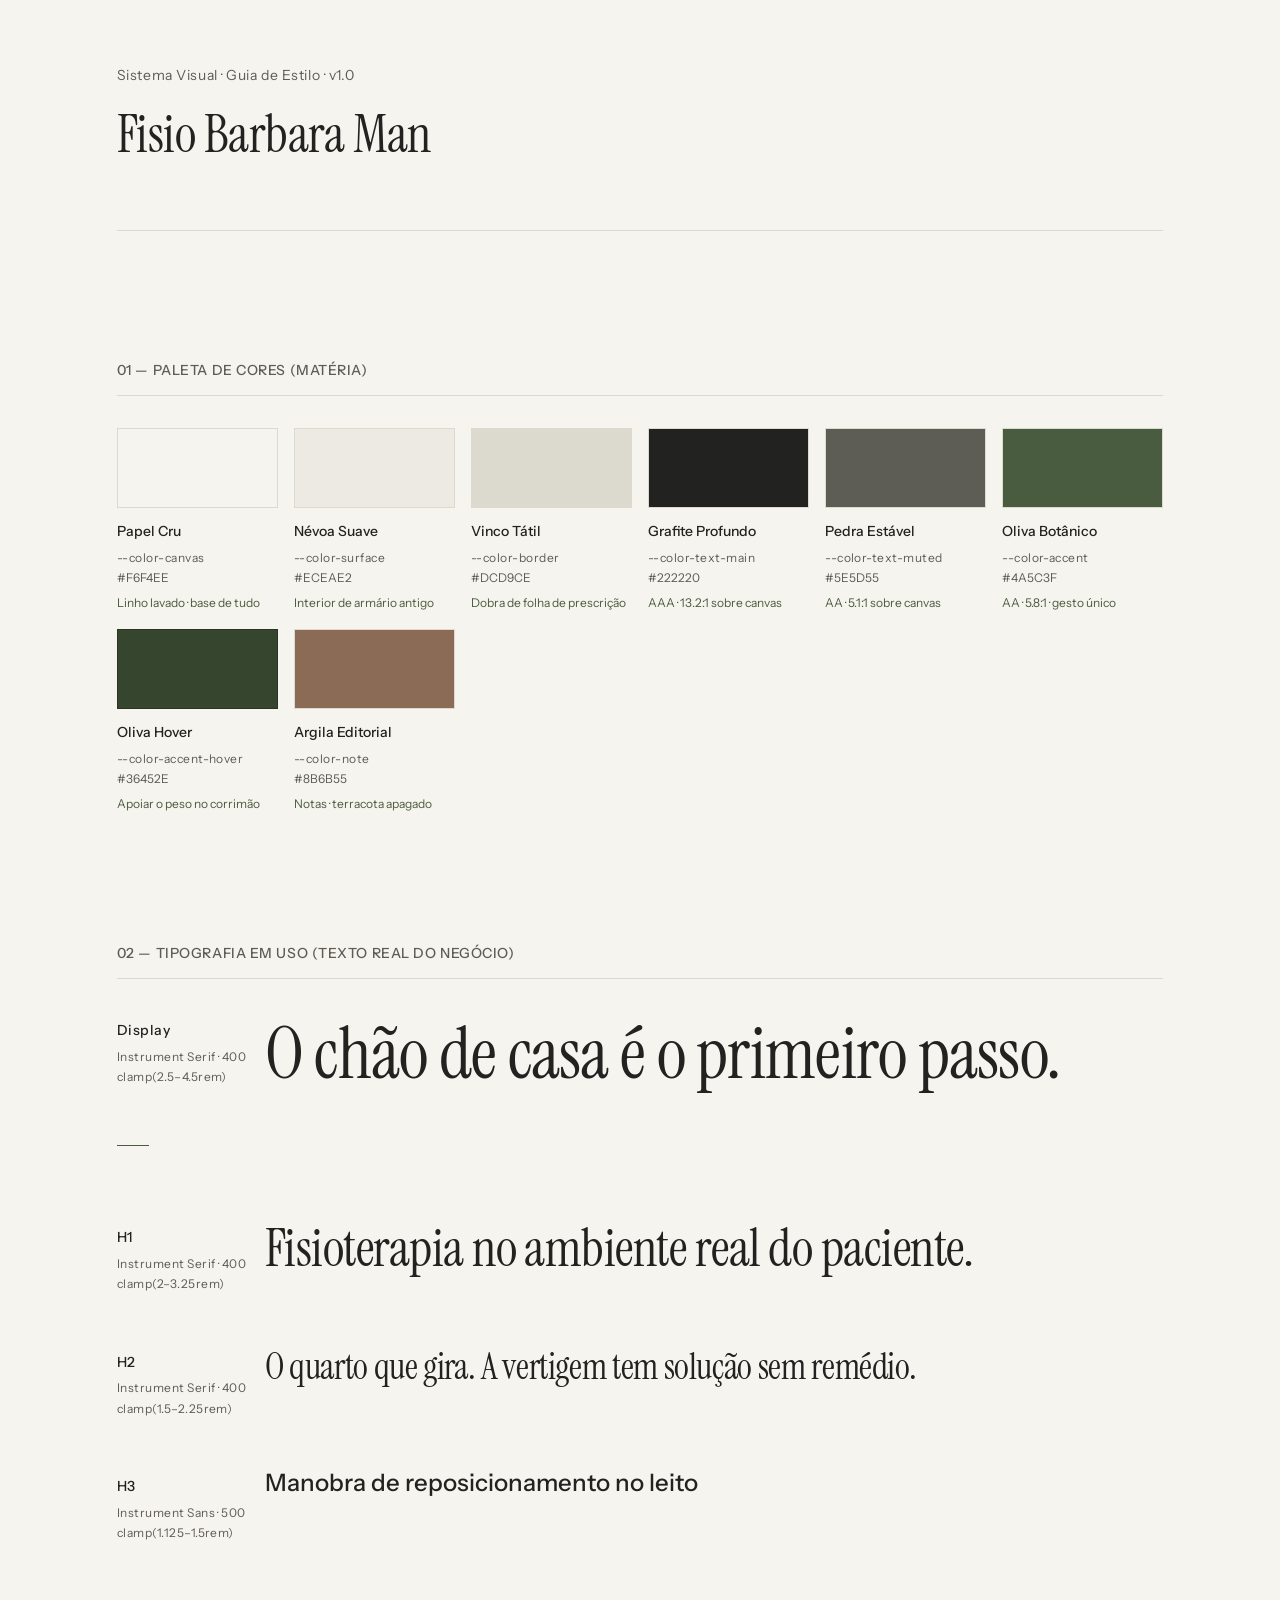
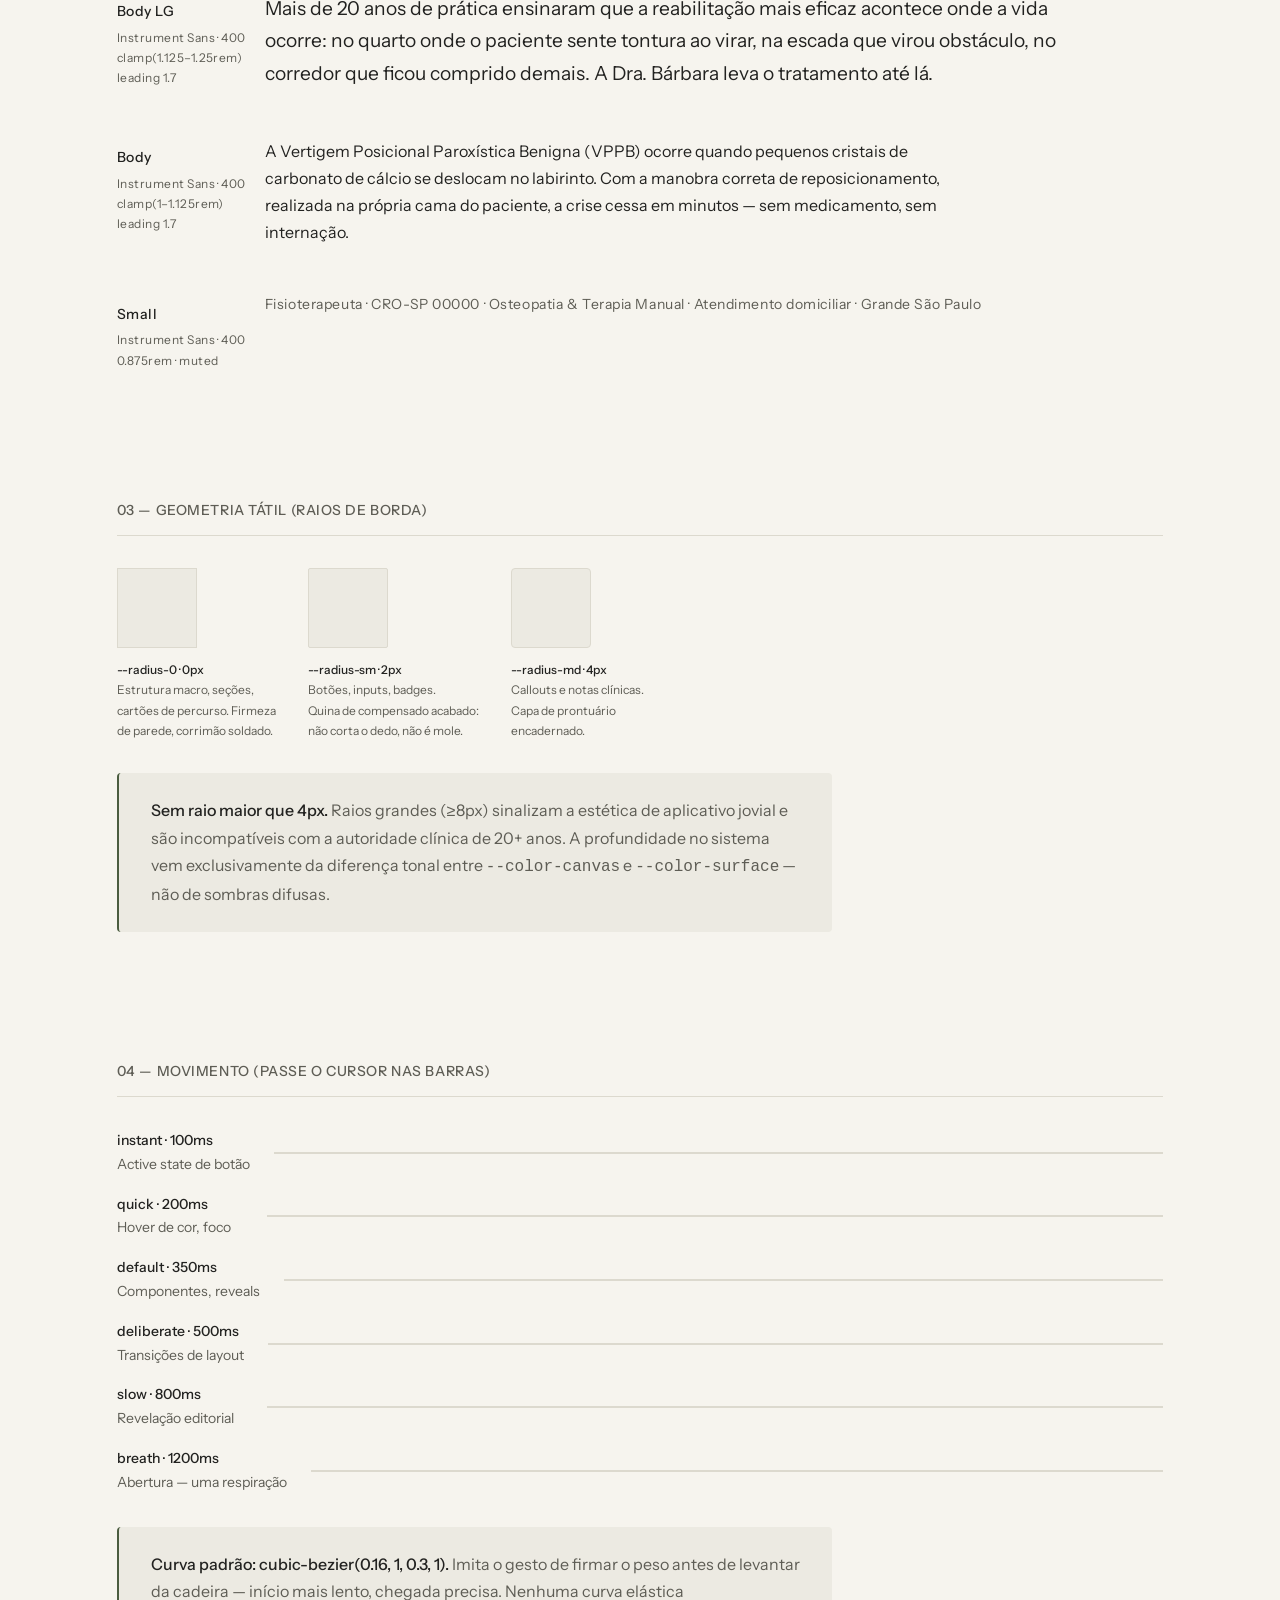
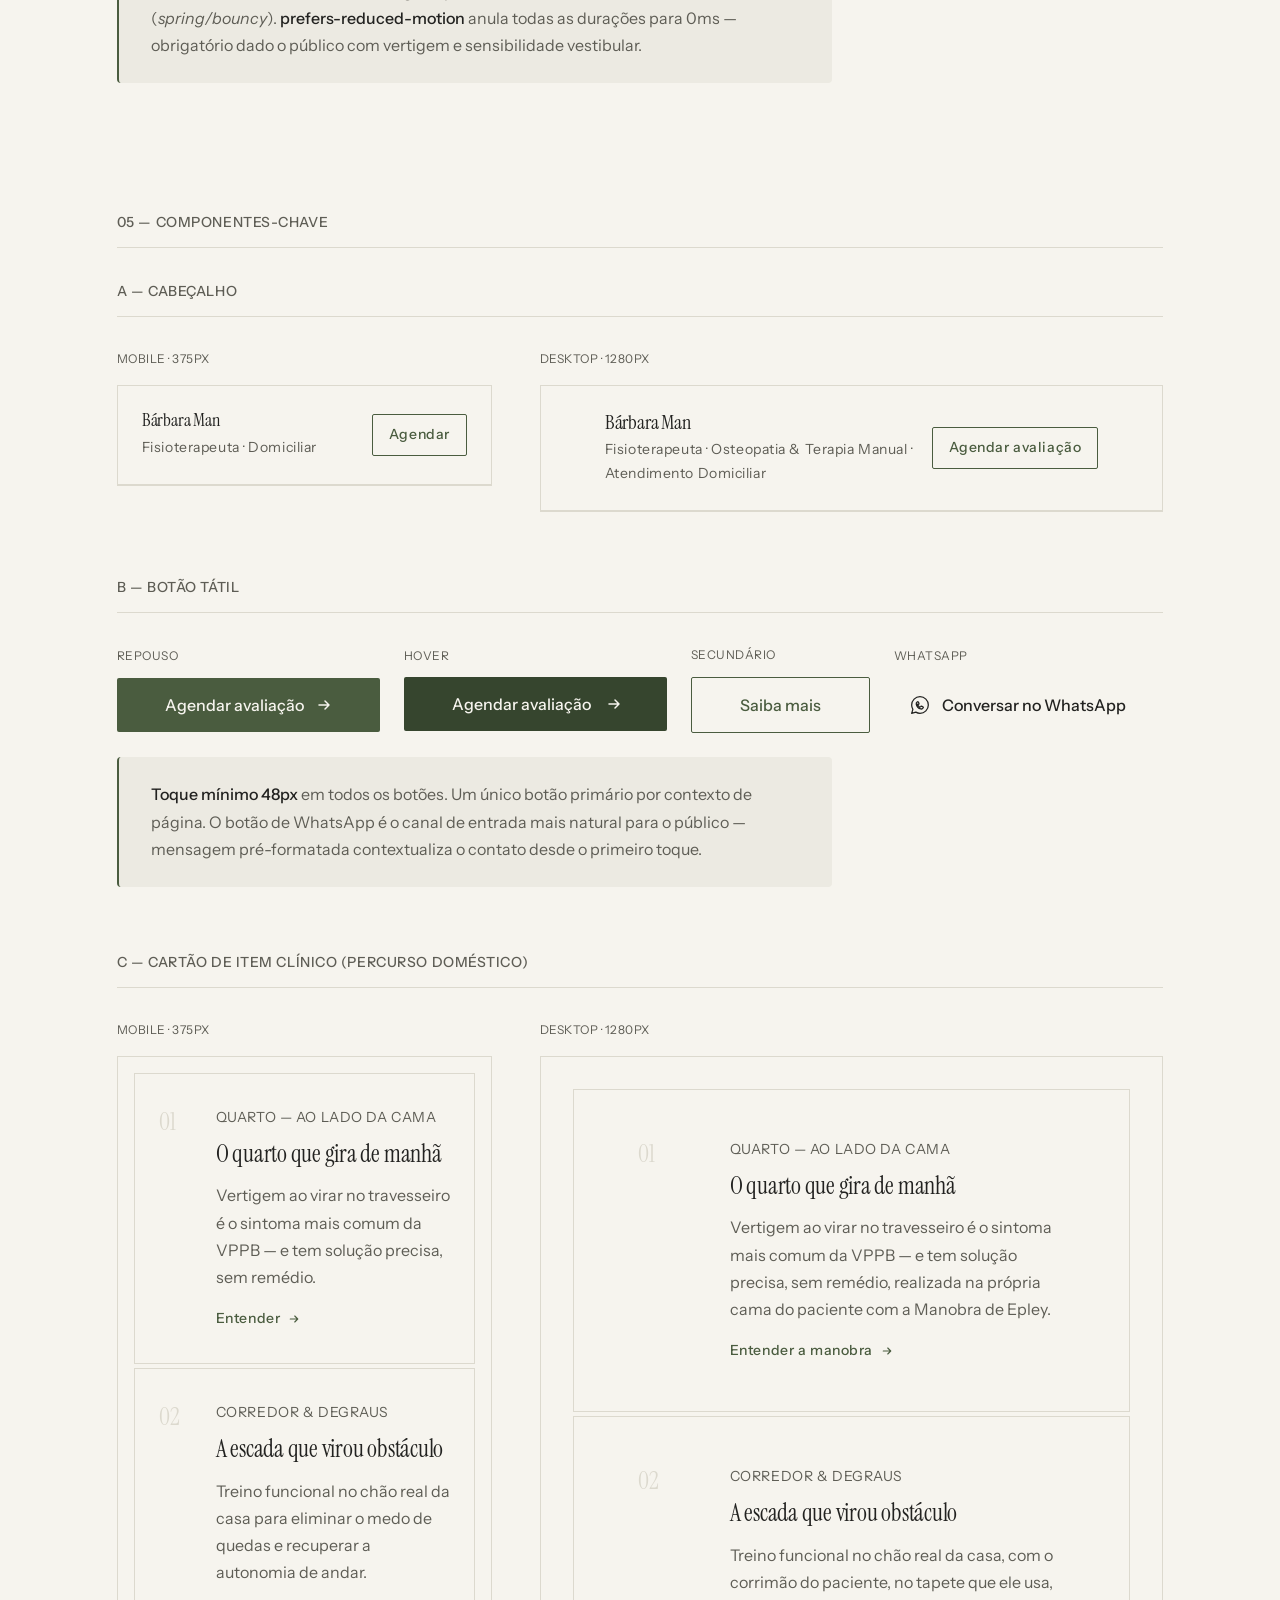
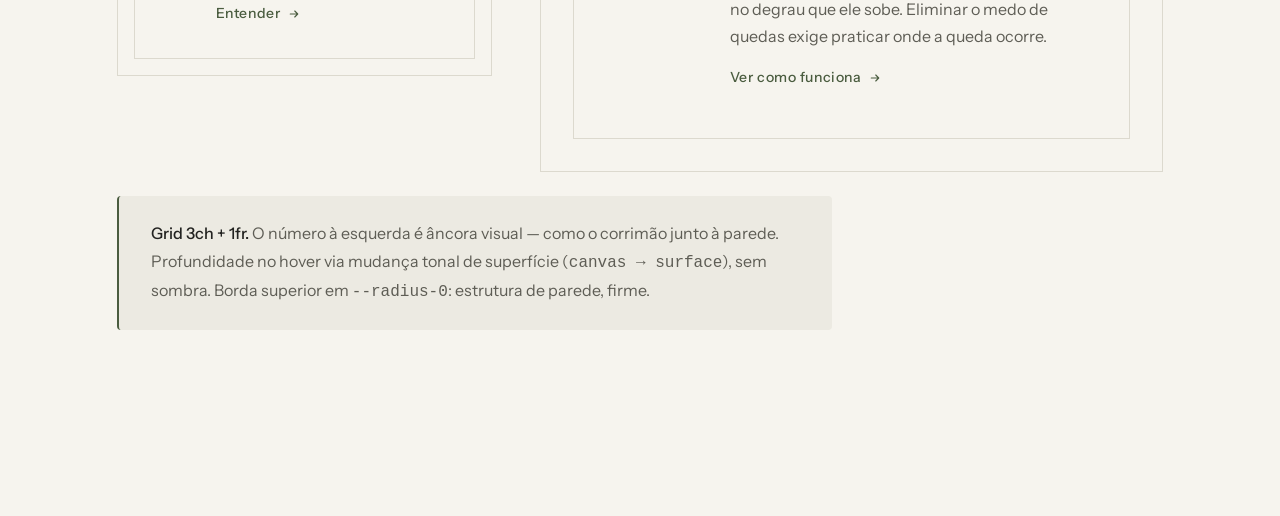
<file: styleguide.html>
<!DOCTYPE html>
<html lang="pt-BR">
<head>
  <meta charset="UTF-8">
  <meta name="viewport" content="width=device-width, initial-scale=1.0">
  <title>Guia de Estilo — Fisio Barbara Man</title>
  <meta name="description" content="Sistema visual base para o site da Fisio Barbara Man. Paleta, tipografia e componentes-chave.">

  <!-- Fontes: Instrument Serif (400) + Instrument Sans (400, 500) -->
  <link rel="preconnect" href="https://fonts.googleapis.com">
  <link rel="preconnect" href="https://fonts.gstatic.com" crossorigin>
  <link href="https://fonts.googleapis.com/css2?family=Instrument+Sans:ital,wght@0,400;0,500;1,400&family=Instrument+Serif:ital@0;1&display=swap" rel="stylesheet">

  <link rel="stylesheet" href="css/design-tokens.css">

  <style>
    /* ── Reset mínimo ─────────────────────────────── */
    *, *::before, *::after { box-sizing: border-box; margin: 0; padding: 0; }
    html { font-size: 16px; }
    img, svg { display: block; max-width: 100%; }
    button { cursor: pointer; }

    /* ── Base do documento ────────────────────────── */
    body {
      background-color: var(--color-canvas);
      color: var(--color-text-main);
      font-family: var(--font-sans);
      font-size: var(--text-body);
      line-height: var(--leading-body);
      font-weight: var(--font-weight-regular);
      -webkit-font-smoothing: antialiased;
    }

    /* ── Estrutura do guia ────────────────────────── */
    .sg-wrap {
      max-width: var(--container-content);
      margin: 0 auto;
      padding: var(--space-8) var(--page-gutter-mobile);
    }

    @media (min-width: 768px) {
      .sg-wrap { padding-left: var(--page-gutter-desktop); padding-right: var(--page-gutter-desktop); }
    }

    .sg-section {
      margin-bottom: var(--space-10);
    }

    .sg-section-title {
      font-family: var(--font-sans);
      font-size: var(--text-small);
      font-weight: var(--font-weight-medium);
      letter-spacing: var(--tracking-caption);
      color: var(--color-text-muted);
      text-transform: uppercase;
      margin-bottom: var(--space-6);
      padding-bottom: var(--space-3);
      border-bottom: 1px solid var(--color-border);
    }

    /* ── Cabeçalho do guia ────────────────────────── */
    .sg-header {
      margin-bottom: var(--space-10);
      padding-bottom: var(--space-8);
      border-bottom: 1px solid var(--color-border);
    }

    .sg-header-kicker {
      font-family: var(--font-sans);
      font-size: var(--text-small);
      color: var(--color-text-muted);
      letter-spacing: var(--tracking-caption);
      margin-bottom: var(--space-4);
    }

    .sg-header-title {
      font-family: var(--font-serif);
      font-size: var(--text-h1);
      line-height: var(--leading-tight);
      letter-spacing: var(--tracking-serif);
      font-weight: var(--font-weight-regular);
      max-width: 18ch;
    }

    /* ── Paleta de Cores ──────────────────────────── */
    .sg-palette {
      display: grid;
      grid-template-columns: repeat(auto-fill, minmax(160px, 1fr));
      gap: var(--space-4);
    }

    .sg-swatch {
      display: flex;
      flex-direction: column;
    }

    .sg-swatch-color {
      height: 80px;
      border: 1px solid var(--color-border);
    }

    .sg-swatch-label {
      padding: var(--space-3) 0 0;
    }

    .sg-swatch-name {
      font-family: var(--font-sans);
      font-size: var(--text-small);
      font-weight: var(--font-weight-medium);
      color: var(--color-text-main);
      display: block;
    }

    .sg-swatch-token {
      font-family: var(--font-sans);
      font-size: 0.75rem;
      color: var(--color-text-muted);
      letter-spacing: var(--tracking-caption);
      display: block;
      margin-top: var(--space-1);
    }

    .sg-swatch-hex {
      font-family: var(--font-sans);
      font-size: 0.75rem;
      color: var(--color-text-muted);
      display: block;
    }

    .sg-swatch-contrast {
      font-family: var(--font-sans);
      font-size: 0.75rem;
      color: var(--color-accent);
      display: block;
      margin-top: var(--space-1);
    }

    /* ── Escala Tipográfica ───────────────────────── */
    .sg-type-scale { display: flex; flex-direction: column; gap: var(--space-7); }

    .sg-type-row {
      display: grid;
      align-items: start;
      gap: var(--space-4);
    }

    @media (min-width: 768px) {
      .sg-type-row { grid-template-columns: 12ch 1fr; }
    }

    .sg-type-meta {
      font-family: var(--font-sans);
      font-size: 0.75rem;
      color: var(--color-text-muted);
      letter-spacing: var(--tracking-caption);
      padding-top: var(--space-2);
    }

    .sg-type-meta strong {
      display: block;
      font-weight: var(--font-weight-medium);
      color: var(--color-text-main);
      margin-bottom: var(--space-1);
      font-size: var(--text-small);
    }

    /* Amostras tipográficas com texto real do negócio */
    .sample-display {
      font-family: var(--font-serif);
      font-size: var(--text-display);
      line-height: var(--leading-tight);
      letter-spacing: var(--tracking-serif);
      font-weight: var(--font-weight-regular);
    }

    .sample-h1 {
      font-family: var(--font-serif);
      font-size: var(--text-h1);
      line-height: var(--leading-tight);
      letter-spacing: var(--tracking-serif);
      font-weight: var(--font-weight-regular);
    }

    .sample-h2 {
      font-family: var(--font-serif);
      font-size: var(--text-h2);
      line-height: var(--leading-snug);
      letter-spacing: var(--tracking-serif);
      font-weight: var(--font-weight-regular);
    }

    .sample-h3 {
      font-family: var(--font-sans);
      font-size: var(--text-h3);
      line-height: var(--leading-snug);
      letter-spacing: var(--tracking-sans);
      font-weight: var(--font-weight-medium);
    }

    .sample-body-lg {
      font-family: var(--font-sans);
      font-size: var(--text-body-lg);
      line-height: var(--leading-body);
      max-width: var(--container-text);
    }

    .sample-body {
      font-family: var(--font-sans);
      font-size: var(--text-body);
      line-height: var(--leading-body);
      max-width: var(--container-text);
    }

    .sample-small {
      font-family: var(--font-sans);
      font-size: var(--text-small);
      line-height: var(--leading-ui);
      color: var(--color-text-muted);
      letter-spacing: var(--tracking-caption);
    }

    /* ── Raios de Borda ───────────────────────────── */
    .sg-radii {
      display: flex;
      flex-wrap: wrap;
      gap: var(--space-6);
    }

    .sg-radius-sample {
      display: flex;
      flex-direction: column;
      align-items: flex-start;
      gap: var(--space-3);
    }

    .sg-radius-box {
      width: 80px;
      height: 80px;
      background: var(--color-surface);
      border: 1px solid var(--color-border);
    }

    .sg-radius-label {
      font-size: 0.75rem;
      font-family: var(--font-sans);
      color: var(--color-text-muted);
    }

    .sg-radius-label strong {
      display: block;
      color: var(--color-text-main);
      font-weight: var(--font-weight-medium);
    }

    /* ── Movimento ────────────────────────────────── */
    .sg-motion {
      display: flex;
      flex-direction: column;
      gap: var(--space-4);
    }

    .sg-motion-row {
      display: flex;
      align-items: center;
      gap: var(--space-5);
    }

    .sg-motion-label {
      font-size: var(--text-small);
      font-family: var(--font-sans);
      color: var(--color-text-muted);
      min-width: 14ch;
    }

    .sg-motion-label strong {
      display: block;
      color: var(--color-text-main);
      font-weight: var(--font-weight-medium);
    }

    .sg-motion-bar-wrap {
      flex: 1;
      height: 2px;
      background: var(--color-border);
      position: relative;
      overflow: hidden;
    }

    .sg-motion-bar {
      height: 100%;
      width: 8px;
      background: var(--color-accent);
      position: absolute;
      left: -8px;
      border-radius: 0;
    }

    .sg-motion-row:hover .sg-motion-bar {
      animation: slide-bar var(--duration) var(--ease-fn) forwards;
    }

    @keyframes slide-bar {
      from { left: -8px; }
      to   { left: calc(100% + 8px); }
    }


    /* ════════════════════════════════════════════════
       COMPONENTES-CHAVE
       ════════════════════════════════════════════════ */

    /* ── Viewport containers ──────────────────────── */
    .sg-viewports {
      display: grid;
      gap: var(--space-7);
    }

    @media (min-width: 1024px) {
      .sg-viewports {
        grid-template-columns: 375px 1fr;
        align-items: start;
      }
    }

    .sg-viewport-label {
      font-size: 0.75rem;
      font-family: var(--font-sans);
      color: var(--color-text-muted);
      letter-spacing: var(--tracking-caption);
      margin-bottom: var(--space-4);
      text-transform: uppercase;
    }

    .sg-viewport-frame {
      border: 1px solid var(--color-border);
      background: var(--color-canvas);
      overflow: hidden;
    }

    .sg-viewport-frame--mobile {
      width: 375px;
      max-width: 100%;
    }

    /* ── COMPONENTE 1: Cabeçalho (Header) ─────────── */

    /* Contexto: cabeçalho discreto, não hero. Presença sem barulho. */

    .comp-header {
      padding: var(--space-5) var(--space-5);
      display: flex;
      align-items: center;
      justify-content: space-between;
      border-bottom: 1px solid var(--color-border);
      background: var(--color-canvas);
    }

    .comp-header__brand {
      display: flex;
      flex-direction: column;
      gap: var(--space-1);
    }

    .comp-header__name {
      font-family: var(--font-serif);
      font-size: 1.125rem;
      line-height: var(--leading-tight);
      letter-spacing: var(--tracking-serif);
      font-weight: var(--font-weight-regular);
      color: var(--color-text-main);
    }

    .comp-header__specialty {
      font-family: var(--font-sans);
      font-size: var(--text-small);
      color: var(--color-text-muted);
      letter-spacing: var(--tracking-caption);
    }

    .comp-header__cta {
      font-family: var(--font-sans);
      font-size: var(--text-small);
      font-weight: var(--font-weight-medium);
      color: var(--color-accent);
      text-decoration: none;
      letter-spacing: var(--tracking-caption);
      padding: var(--space-2) var(--space-4);
      border: 1px solid var(--color-accent);
      border-radius: var(--radius-sm);
      transition: var(--transition-color);
      white-space: nowrap;
    }

    .comp-header__cta:hover {
      background: var(--color-accent);
      color: var(--color-on-accent);
    }

    /* Desktop: mais respiro horizontal */
    .comp-header--desktop {
      padding: var(--space-5) var(--space-8);
    }

    .comp-header--desktop .comp-header__name {
      font-size: 1.25rem;
    }


    /* ── COMPONENTE 2: Botão Tátil ────────────────── */

    /* Contexto: o único botão "principal" do site. A Dra. Bárbara não
       grita, não pisca. Ela oferece a mão. O botão funciona assim. */

    .sg-buttons {
      display: flex;
      flex-wrap: wrap;
      gap: var(--space-5);
      align-items: center;
    }

    .sg-button-group {
      display: flex;
      flex-direction: column;
      gap: var(--space-3);
      align-items: flex-start;
    }

    .sg-button-state-label {
      font-size: 0.75rem;
      font-family: var(--font-sans);
      color: var(--color-text-muted);
      text-transform: uppercase;
      letter-spacing: var(--tracking-caption);
    }

    /* Botão Primário */
    .btn-primary {
      font-family: var(--font-sans);
      font-size: var(--text-body);
      font-weight: var(--font-weight-medium);
      color: var(--color-on-accent);
      background: var(--color-accent);
      border: none;
      border-radius: var(--radius-sm);
      padding: var(--space-4) var(--space-7);
      line-height: var(--leading-ui);
      letter-spacing: var(--tracking-sans);
      transition: var(--transition-color), var(--transition-transform);
      position: relative;
      min-height: 48px; /* toque mínimo WCAG */
      display: inline-flex;
      align-items: center;
      gap: var(--space-3);
    }

    .btn-primary:hover {
      background: var(--color-accent-hover);
      transform: translateY(-1px);
    }

    .btn-primary:active {
      background: var(--color-accent-hover);
      transform: translateY(0px);
      transition-duration: var(--duration-instant);
    }

    .btn-primary--hover {
      background: var(--color-accent-hover);
      transform: translateY(-1px);
    }

    /* Botão Secundário */
    .btn-secondary {
      font-family: var(--font-sans);
      font-size: var(--text-body);
      font-weight: var(--font-weight-medium);
      color: var(--color-accent);
      background: transparent;
      border: 1px solid var(--color-accent);
      border-radius: var(--radius-sm);
      padding: var(--space-4) var(--space-7);
      line-height: var(--leading-ui);
      letter-spacing: var(--tracking-sans);
      transition: var(--transition-color);
      min-height: 48px;
      display: inline-flex;
      align-items: center;
      gap: var(--space-3);
    }

    .btn-secondary:hover {
      background: var(--color-accent);
      color: var(--color-on-accent);
    }

    /* Botão WhatsApp — o canal principal de contato */
    .btn-whatsapp {
      font-family: var(--font-sans);
      font-size: var(--text-body);
      font-weight: var(--font-weight-medium);
      color: var(--color-text-main);
      background: transparent;
      border: none;
      border-radius: var(--radius-sm);
      padding: var(--space-4) var(--space-4);
      line-height: var(--leading-ui);
      letter-spacing: var(--tracking-sans);
      transition: var(--transition-color);
      min-height: 48px;
      display: inline-flex;
      align-items: center;
      gap: var(--space-3);
      text-decoration: none;
    }

    .btn-whatsapp:hover { color: var(--color-accent); }

    .btn-whatsapp__icon {
      width: 20px;
      height: 20px;
      flex-shrink: 0;
    }

    /* Ícone de seta (svg inline no botão) */
    .btn-arrow {
      width: 16px;
      height: 16px;
      flex-shrink: 0;
      transition: transform var(--duration-default) var(--ease-default);
    }

    .btn-primary:hover .btn-arrow {
      transform: translateX(3px);
    }


    /* ── COMPONENTE 3: Cartão de Item Clínico ─────── */

    /* Contexto: representa um cômodo/etapa de tratamento
       (ex.: Manobra de Epley na cama, treino no degrau).
       Sem sombra. Profundidade por contraste tonal.
       Grid assimétrico: número/marcador à esquerda, conteúdo à direita.
       O número é uma âncora — como o corrimão junto à parede. */

    .sg-cards {
      display: flex;
      flex-direction: column;
      gap: var(--space-1);
    }

    .card-item {
      background: var(--color-canvas);
      border: 1px solid var(--color-border);
      border-radius: var(--radius-0);
      padding: var(--space-6) var(--space-5);
      display: grid;
      grid-template-columns: 3ch 1fr;
      gap: var(--space-5);
      align-items: start;
      transition: border-color var(--duration-default) var(--ease-out),
                  background-color var(--duration-default) var(--ease-out);
      cursor: default;
    }

    .card-item:hover {
      background: var(--color-surface);
      border-color: var(--color-text-muted);
    }

    .card-item__number {
      font-family: var(--font-serif);
      font-size: var(--text-h3);
      color: var(--color-border);
      line-height: var(--leading-tight);
      padding-top: 2px;
      font-weight: var(--font-weight-regular);
      transition: color var(--duration-default) var(--ease-out);
      user-select: none;
    }

    .card-item:hover .card-item__number {
      color: var(--color-accent);
    }

    .card-item__body {}

    .card-item__location {
      font-family: var(--font-sans);
      font-size: var(--text-small);
      color: var(--color-text-muted);
      letter-spacing: var(--tracking-caption);
      text-transform: uppercase;
      display: block;
      margin-bottom: var(--space-2);
    }

    .card-item__title {
      font-family: var(--font-serif);
      font-size: var(--text-h3);
      line-height: var(--leading-snug);
      letter-spacing: var(--tracking-serif);
      font-weight: var(--font-weight-regular);
      color: var(--color-text-main);
      margin-bottom: var(--space-3);
    }

    .card-item__desc {
      font-family: var(--font-sans);
      font-size: var(--text-body);
      line-height: var(--leading-body);
      color: var(--color-text-muted);
      max-width: 55ch;
    }

    .card-item__link {
      display: inline-flex;
      align-items: center;
      gap: var(--space-2);
      margin-top: var(--space-4);
      font-family: var(--font-sans);
      font-size: var(--text-small);
      font-weight: var(--font-weight-medium);
      color: var(--color-accent);
      text-decoration: none;
      letter-spacing: var(--tracking-caption);
      transition: gap var(--duration-quick) var(--ease-out);
    }

    .card-item__link:hover {
      gap: var(--space-3);
    }

    /* Desktop: cartão mais espaçoso */
    .card-item--desktop {
      padding: var(--space-7) var(--space-8);
      grid-template-columns: 4ch 1fr;
      gap: var(--space-7);
    }

    /* ── Nota sobre Décisões de Sombra e Raio ─────── */
    .sg-note {
      background: var(--color-surface);
      border-left: 2px solid var(--color-accent);
      border-radius: var(--radius-md);
      padding: var(--space-5) var(--space-6);
      font-family: var(--font-sans);
      font-size: var(--text-body);
      line-height: var(--leading-body);
      color: var(--color-text-muted);
      max-width: var(--container-text);
    }

    .sg-note strong {
      color: var(--color-text-main);
      font-weight: var(--font-weight-medium);
    }

    /* ── Separador de seção ───────────────────────── */
    .sg-divider {
      height: 1px;
      background: var(--color-border);
      margin: var(--space-8) 0;
    }

    /* ── Decoração: vinco editorial ───────────────── */
    .sg-vinco {
      display: block;
      width: 32px;
      height: 1px;
      background: var(--color-accent);
      margin-bottom: var(--space-5);
    }

  </style>
</head>

<body>

<main class="sg-wrap">

  <!-- ── Identificação do Guia ──────────────────── -->
  <header class="sg-header">
    <p class="sg-header-kicker">Sistema Visual · Guia de Estilo · v1.0</p>
    <h1 class="sg-header-title">Fisio Barbara Man</h1>
  </header>


  <!-- ═══════════════════════════════════════════
       SEÇÃO 1: PALETA DE CORES
       ═══════════════════════════════════════════ -->
  <section class="sg-section" aria-label="Paleta de cores">
    <h2 class="sg-section-title">01 &mdash; Paleta de Cores (Matéria)</h2>

    <div class="sg-palette">

      <div class="sg-swatch">
        <div class="sg-swatch-color" style="background:#F6F4EE;" aria-label="Papel Cru"></div>
        <div class="sg-swatch-label">
          <span class="sg-swatch-name">Papel Cru</span>
          <span class="sg-swatch-token">--color-canvas</span>
          <span class="sg-swatch-hex">#F6F4EE</span>
          <span class="sg-swatch-contrast">Linho lavado · base de tudo</span>
        </div>
      </div>

      <div class="sg-swatch">
        <div class="sg-swatch-color" style="background:#ECEAE2;" aria-label="Névoa Suave"></div>
        <div class="sg-swatch-label">
          <span class="sg-swatch-name">Névoa Suave</span>
          <span class="sg-swatch-token">--color-surface</span>
          <span class="sg-swatch-hex">#ECEAE2</span>
          <span class="sg-swatch-contrast">Interior de armário antigo</span>
        </div>
      </div>

      <div class="sg-swatch">
        <div class="sg-swatch-color" style="background:#DCD9CE;" aria-label="Vinco Tátil"></div>
        <div class="sg-swatch-label">
          <span class="sg-swatch-name">Vinco Tátil</span>
          <span class="sg-swatch-token">--color-border</span>
          <span class="sg-swatch-hex">#DCD9CE</span>
          <span class="sg-swatch-contrast">Dobra de folha de prescrição</span>
        </div>
      </div>

      <div class="sg-swatch">
        <div class="sg-swatch-color" style="background:#222220;" aria-label="Grafite Profundo"></div>
        <div class="sg-swatch-label">
          <span class="sg-swatch-name">Grafite Profundo</span>
          <span class="sg-swatch-token">--color-text-main</span>
          <span class="sg-swatch-hex">#222220</span>
          <span class="sg-swatch-contrast">AAA · 13.2:1 sobre canvas</span>
        </div>
      </div>

      <div class="sg-swatch">
        <div class="sg-swatch-color" style="background:#5E5D55;" aria-label="Pedra Estável"></div>
        <div class="sg-swatch-label">
          <span class="sg-swatch-name">Pedra Estável</span>
          <span class="sg-swatch-token">--color-text-muted</span>
          <span class="sg-swatch-hex">#5E5D55</span>
          <span class="sg-swatch-contrast">AA · 5.1:1 sobre canvas</span>
        </div>
      </div>

      <div class="sg-swatch">
        <div class="sg-swatch-color" style="background:#4A5C3F;" aria-label="Oliva Botânico"></div>
        <div class="sg-swatch-label">
          <span class="sg-swatch-name">Oliva Botânico</span>
          <span class="sg-swatch-token">--color-accent</span>
          <span class="sg-swatch-hex">#4A5C3F</span>
          <span class="sg-swatch-contrast">AA · 5.8:1 · gesto único</span>
        </div>
      </div>

      <div class="sg-swatch">
        <div class="sg-swatch-color" style="background:#36452E; border-color: #2B3422;" aria-label="Oliva Hover"></div>
        <div class="sg-swatch-label">
          <span class="sg-swatch-name">Oliva Hover</span>
          <span class="sg-swatch-token">--color-accent-hover</span>
          <span class="sg-swatch-hex">#36452E</span>
          <span class="sg-swatch-contrast">Apoiar o peso no corrimão</span>
        </div>
      </div>

      <div class="sg-swatch">
        <div class="sg-swatch-color" style="background:#8B6B55; border:1px solid #DCD9CE;" aria-label="Argila Editorial"></div>
        <div class="sg-swatch-label">
          <span class="sg-swatch-name">Argila Editorial</span>
          <span class="sg-swatch-token">--color-note</span>
          <span class="sg-swatch-hex">#8B6B55</span>
          <span class="sg-swatch-contrast">Notas · terracota apagado</span>
        </div>
      </div>

    </div>
  </section>


  <!-- ═══════════════════════════════════════════
       SEÇÃO 2: ESCALA TIPOGRÁFICA
       ═══════════════════════════════════════════ -->
  <section class="sg-section" aria-label="Escala tipográfica">
    <h2 class="sg-section-title">02 &mdash; Tipografia em Uso (Texto Real do Negócio)</h2>

    <div class="sg-type-scale">

      <div class="sg-type-row">
        <div class="sg-type-meta">
          <strong>Display</strong>
          Instrument Serif · 400<br>clamp(2.5–4.5rem)
        </div>
        <p class="sample-display" lang="pt-BR">O chão de casa é o primeiro passo.</p>
      </div>

      <div class="sg-vinco" aria-hidden="true"></div>

      <div class="sg-type-row">
        <div class="sg-type-meta">
          <strong>H1</strong>
          Instrument Serif · 400<br>clamp(2–3.25rem)
        </div>
        <h1 class="sample-h1" lang="pt-BR">Fisioterapia no ambiente real do paciente.</h1>
      </div>

      <div class="sg-type-row">
        <div class="sg-type-meta">
          <strong>H2</strong>
          Instrument Serif · 400<br>clamp(1.5–2.25rem)
        </div>
        <h2 class="sample-h2" lang="pt-BR">O quarto que gira. A vertigem tem solução sem remédio.</h2>
      </div>

      <div class="sg-type-row">
        <div class="sg-type-meta">
          <strong>H3</strong>
          Instrument Sans · 500<br>clamp(1.125–1.5rem)
        </div>
        <h3 class="sample-h3" lang="pt-BR">Manobra de reposicionamento no leito</h3>
      </div>

      <div class="sg-type-row">
        <div class="sg-type-meta">
          <strong>Body LG</strong>
          Instrument Sans · 400<br>clamp(1.125–1.25rem)<br>leading 1.7
        </div>
        <p class="sample-body-lg" lang="pt-BR">
          Mais de 20 anos de prática ensinaram que a reabilitação mais eficaz acontece onde a vida ocorre: no quarto onde o paciente sente tontura ao virar, na escada que virou obstáculo, no corredor que ficou comprido demais. A Dra. Bárbara leva o tratamento até lá.
        </p>
      </div>

      <div class="sg-type-row">
        <div class="sg-type-meta">
          <strong>Body</strong>
          Instrument Sans · 400<br>clamp(1–1.125rem)<br>leading 1.7
        </div>
        <p class="sample-body" lang="pt-BR">
          A Vertigem Posicional Paroxística Benigna (VPPB) ocorre quando pequenos cristais de carbonato de cálcio se deslocam no labirinto. Com a manobra correta de reposicionamento, realizada na própria cama do paciente, a crise cessa em minutos — sem medicamento, sem internação.
        </p>
      </div>

      <div class="sg-type-row">
        <div class="sg-type-meta">
          <strong>Small</strong>
          Instrument Sans · 400<br>0.875rem · muted
        </div>
        <p class="sample-small" lang="pt-BR">Fisioterapeuta · CRO-SP 00000 · Osteopatia &amp; Terapia Manual · Atendimento domiciliar · Grande São Paulo</p>
      </div>

    </div>
  </section>


  <!-- ═══════════════════════════════════════════
       SEÇÃO 3: RAIOS E DECISÕES DE FORMA
       ═══════════════════════════════════════════ -->
  <section class="sg-section" aria-label="Raios de borda">
    <h2 class="sg-section-title">03 &mdash; Geometria Tátil (Raios de Borda)</h2>

    <div class="sg-radii">

      <div class="sg-radius-sample">
        <div class="sg-radius-box" style="border-radius:0px;" aria-label="Sem raio"></div>
        <div class="sg-radius-label">
          <strong>--radius-0 · 0px</strong>
          Estrutura macro, seções,<br>cartões de percurso. Firmeza<br>de parede, corrimão soldado.
        </div>
      </div>

      <div class="sg-radius-sample">
        <div class="sg-radius-box" style="border-radius:2px;" aria-label="2px"></div>
        <div class="sg-radius-label">
          <strong>--radius-sm · 2px</strong>
          Botões, inputs, badges.<br>Quina de compensado acabado:<br>não corta o dedo, não é mole.
        </div>
      </div>

      <div class="sg-radius-sample">
        <div class="sg-radius-box" style="border-radius:4px;" aria-label="4px"></div>
        <div class="sg-radius-label">
          <strong>--radius-md · 4px</strong>
          Callouts e notas clínicas.<br>Capa de prontuário<br>encadernado.
        </div>
      </div>

    </div>

    <div style="margin-top: var(--space-6);">
      <p class="sg-note">
        <strong>Sem raio maior que 4px.</strong> Raios grandes (≥8px) sinalizam a estética de aplicativo jovial e são incompatíveis com a autoridade clínica de 20+ anos. A profundidade no sistema vem exclusivamente da diferença tonal entre <code>--color-canvas</code> e <code>--color-surface</code> — não de sombras difusas.
      </p>
    </div>
  </section>


  <!-- ═══════════════════════════════════════════
       SEÇÃO 4: MOVIMENTO
       ═══════════════════════════════════════════ -->
  <section class="sg-section" aria-label="Sistema de movimento">
    <h2 class="sg-section-title">04 &mdash; Movimento (Passe o cursor nas barras)</h2>

    <div class="sg-motion">

      <div class="sg-motion-row" id="motion-instant">
        <div class="sg-motion-label">
          <strong>instant · 100ms</strong>
          Active state de botão
        </div>
        <div class="sg-motion-bar-wrap">
          <div class="sg-motion-bar" style="--duration: 100ms; --ease-fn: linear;"></div>
        </div>
      </div>

      <div class="sg-motion-row" id="motion-quick">
        <div class="sg-motion-label">
          <strong>quick · 200ms</strong>
          Hover de cor, foco
        </div>
        <div class="sg-motion-bar-wrap">
          <div class="sg-motion-bar" style="--duration: 200ms; --ease-fn: cubic-bezier(0,0,0.2,1);"></div>
        </div>
      </div>

      <div class="sg-motion-row" id="motion-default">
        <div class="sg-motion-label">
          <strong>default · 350ms</strong>
          Componentes, reveals
        </div>
        <div class="sg-motion-bar-wrap">
          <div class="sg-motion-bar" style="--duration: 350ms; --ease-fn: cubic-bezier(0.16,1,0.3,1);"></div>
        </div>
      </div>

      <div class="sg-motion-row" id="motion-deliberate">
        <div class="sg-motion-label">
          <strong>deliberate · 500ms</strong>
          Transições de layout
        </div>
        <div class="sg-motion-bar-wrap">
          <div class="sg-motion-bar" style="--duration: 500ms; --ease-fn: cubic-bezier(0.16,1,0.3,1);"></div>
        </div>
      </div>

      <div class="sg-motion-row" id="motion-slow">
        <div class="sg-motion-label">
          <strong>slow · 800ms</strong>
          Revelação editorial
        </div>
        <div class="sg-motion-bar-wrap">
          <div class="sg-motion-bar" style="--duration: 800ms; --ease-fn: cubic-bezier(0.16,1,0.3,1);"></div>
        </div>
      </div>

      <div class="sg-motion-row" id="motion-breath">
        <div class="sg-motion-label">
          <strong>breath · 1200ms</strong>
          Abertura — uma respiração
        </div>
        <div class="sg-motion-bar-wrap">
          <div class="sg-motion-bar" style="--duration: 1200ms; --ease-fn: cubic-bezier(0.16,1,0.3,1);"></div>
        </div>
      </div>

    </div>

    <div style="margin-top: var(--space-6);">
      <p class="sg-note">
        <strong>Curva padrão: cubic-bezier(0.16, 1, 0.3, 1).</strong> Imita o gesto de firmar o peso antes de levantar da cadeira — início mais lento, chegada precisa. Nenhuma curva elástica (<em>spring/bouncy</em>). <strong>prefers-reduced-motion</strong> anula todas as durações para 0ms — obrigatório dado o público com vertigem e sensibilidade vestibular.
      </p>
    </div>
  </section>


  <!-- ═══════════════════════════════════════════
       SEÇÃO 5: COMPONENTES-CHAVE
       ═══════════════════════════════════════════ -->
  <section class="sg-section" aria-label="Componentes-chave">
    <h2 class="sg-section-title">05 &mdash; Componentes-Chave</h2>


    <!-- COMPONENTE A: CABEÇALHO ──────────────── -->
    <h3 class="sg-section-title" style="margin-top: var(--space-6); font-size: var(--text-small);">A — Cabeçalho</h3>

    <div class="sg-viewports">

      <!-- Mobile 375px -->
      <div>
        <p class="sg-viewport-label">Mobile · 375px</p>
        <div class="sg-viewport-frame sg-viewport-frame--mobile">
          <header class="comp-header" role="banner">
            <div class="comp-header__brand">
              <span class="comp-header__name">Bárbara Man</span>
              <span class="comp-header__specialty">Fisioterapeuta · Domiciliar</span>
            </div>
            <a href="#contato" class="comp-header__cta" id="header-cta-mobile">Agendar</a>
          </header>
        </div>
      </div>

      <!-- Desktop 1280px -->
      <div>
        <p class="sg-viewport-label">Desktop · 1280px</p>
        <div class="sg-viewport-frame">
          <header class="comp-header comp-header--desktop" role="banner">
            <div class="comp-header__brand">
              <span class="comp-header__name">Bárbara Man</span>
              <span class="comp-header__specialty">Fisioterapeuta · Osteopatia &amp; Terapia Manual · Atendimento Domiciliar</span>
            </div>
            <a href="#contato" class="comp-header__cta" id="header-cta-desktop">Agendar avaliação</a>
          </header>
        </div>
      </div>

    </div><!-- /sg-viewports -->


    <!-- COMPONENTE B: BOTÕES ─────────────────── -->
    <h3 class="sg-section-title" style="margin-top: var(--space-8); font-size: var(--text-small);">B — Botão Tátil</h3>

    <div class="sg-buttons">

      <div class="sg-button-group">
        <span class="sg-button-state-label">Repouso</span>
        <button class="btn-primary" id="btn-primary-rest" type="button">
          Agendar avaliação
          <svg class="btn-arrow" viewBox="0 0 16 16" fill="none" aria-hidden="true">
            <path d="M3 8h10M9 4l4 4-4 4" stroke="currentColor" stroke-width="1.5" stroke-linecap="round" stroke-linejoin="round"/>
          </svg>
        </button>
      </div>

      <div class="sg-button-group">
        <span class="sg-button-state-label">Hover</span>
        <button class="btn-primary btn-primary--hover" id="btn-primary-hover" type="button" tabindex="-1" aria-hidden="true">
          Agendar avaliação
          <svg class="btn-arrow" viewBox="0 0 16 16" fill="none" aria-hidden="true" style="transform:translateX(3px)">
            <path d="M3 8h10M9 4l4 4-4 4" stroke="currentColor" stroke-width="1.5" stroke-linecap="round" stroke-linejoin="round"/>
          </svg>
        </button>
      </div>

      <div class="sg-button-group">
        <span class="sg-button-state-label">Secundário</span>
        <button class="btn-secondary" id="btn-secondary" type="button">Saiba mais</button>
      </div>

      <div class="sg-button-group">
        <span class="sg-button-state-label">WhatsApp</span>
        <a href="https://wa.me/5511000000000?text=Olá%20Dra.%20Bárbara%2C%20gostaria%20de%20agendar%20uma%20avaliação%20domiciliar." class="btn-whatsapp" id="btn-whatsapp" target="_blank" rel="noopener noreferrer">
          <svg class="btn-whatsapp__icon" viewBox="0 0 24 24" fill="none" aria-hidden="true">
            <path d="M12 2C6.477 2 2 6.477 2 12c0 1.89.525 3.66 1.438 5.168L2 22l4.979-1.418A9.947 9.947 0 0012 22c5.523 0 10-4.477 10-10S17.523 2 12 2z" stroke="currentColor" stroke-width="1.5" stroke-linejoin="round"/>
            <path d="M8.5 10.5c.5 1.5 1.5 2.8 2.8 3.8.4.3.9.2 1.2-.1l.5-.6c.2-.3.6-.4.9-.2l1.8 1c.3.2.4.6.2.9-.6 1-1.8 1.7-3 1.4C10.4 16.3 8 13.8 7.5 11c-.2-1.2.4-2.4 1.4-3 .3-.2.7-.1.9.2l1 1.8c.2.3.1.7-.2.9l-.6.5c-.3.4-.4.8-.1 1.1z" stroke="currentColor" stroke-width="1.5" stroke-linecap="round"/>
          </svg>
          Conversar no WhatsApp
        </a>
      </div>

    </div><!-- /sg-buttons -->

    <div style="margin-top: var(--space-5);">
      <p class="sg-note">
        <strong>Toque mínimo 48px</strong> em todos os botões. Um único botão primário por contexto de página. O botão de WhatsApp é o canal de entrada mais natural para o público — mensagem pré-formatada contextualiza o contato desde o primeiro toque.
      </p>
    </div>


    <!-- COMPONENTE C: CARTÃO DE ITEM CLÍNICO ─── -->
    <h3 class="sg-section-title" style="margin-top: var(--space-8); font-size: var(--text-small);">C — Cartão de Item Clínico (Percurso Doméstico)</h3>

    <div class="sg-viewports">

      <!-- Mobile -->
      <div>
        <p class="sg-viewport-label">Mobile · 375px</p>
        <div class="sg-viewport-frame sg-viewport-frame--mobile">
          <div class="sg-cards" style="padding: var(--space-4);">

            <article class="card-item" id="card-cama">
              <span class="card-item__number" aria-hidden="true">01</span>
              <div class="card-item__body">
                <span class="card-item__location">Quarto — ao lado da cama</span>
                <h3 class="card-item__title">O quarto que gira de manhã</h3>
                <p class="card-item__desc">Vertigem ao virar no travesseiro é o sintoma mais comum da VPPB — e tem solução precisa, sem remédio.</p>
                <a href="#vppb" class="card-item__link">
                  Entender
                  <svg width="12" height="12" viewBox="0 0 16 16" fill="none" aria-hidden="true">
                    <path d="M3 8h10M9 4l4 4-4 4" stroke="currentColor" stroke-width="1.5" stroke-linecap="round" stroke-linejoin="round"/>
                  </svg>
                </a>
              </div>
            </article>

            <article class="card-item" id="card-corredor">
              <span class="card-item__number" aria-hidden="true">02</span>
              <div class="card-item__body">
                <span class="card-item__location">Corredor &amp; Degraus</span>
                <h3 class="card-item__title">A escada que virou obstáculo</h3>
                <p class="card-item__desc">Treino funcional no chão real da casa para eliminar o medo de quedas e recuperar a autonomia de andar.</p>
                <a href="#mobilidade" class="card-item__link">
                  Entender
                  <svg width="12" height="12" viewBox="0 0 16 16" fill="none" aria-hidden="true">
                    <path d="M3 8h10M9 4l4 4-4 4" stroke="currentColor" stroke-width="1.5" stroke-linecap="round" stroke-linejoin="round"/>
                  </svg>
                </a>
              </div>
            </article>

          </div>
        </div>
      </div>

      <!-- Desktop -->
      <div>
        <p class="sg-viewport-label">Desktop · 1280px</p>
        <div class="sg-viewport-frame">
          <div class="sg-cards" style="padding: var(--space-6);">

            <article class="card-item card-item--desktop" id="card-cama-desktop">
              <span class="card-item__number" aria-hidden="true">01</span>
              <div class="card-item__body">
                <span class="card-item__location">Quarto — ao lado da cama</span>
                <h3 class="card-item__title">O quarto que gira de manhã</h3>
                <p class="card-item__desc">Vertigem ao virar no travesseiro é o sintoma mais comum da VPPB — e tem solução precisa, sem remédio, realizada na própria cama do paciente com a Manobra de Epley.</p>
                <a href="#vppb" class="card-item__link" id="card-link-vppb">
                  Entender a manobra
                  <svg width="12" height="12" viewBox="0 0 16 16" fill="none" aria-hidden="true">
                    <path d="M3 8h10M9 4l4 4-4 4" stroke="currentColor" stroke-width="1.5" stroke-linecap="round" stroke-linejoin="round"/>
                  </svg>
                </a>
              </div>
            </article>

            <article class="card-item card-item--desktop" id="card-corredor-desktop">
              <span class="card-item__number" aria-hidden="true">02</span>
              <div class="card-item__body">
                <span class="card-item__location">Corredor &amp; Degraus</span>
                <h3 class="card-item__title">A escada que virou obstáculo</h3>
                <p class="card-item__desc">Treino funcional no chão real da casa, com o corrimão do paciente, no tapete que ele usa, no degrau que ele sobe. Eliminar o medo de quedas exige praticar onde a queda ocorre.</p>
                <a href="#mobilidade" class="card-item__link" id="card-link-mobilidade">
                  Ver como funciona
                  <svg width="12" height="12" viewBox="0 0 16 16" fill="none" aria-hidden="true">
                    <path d="M3 8h10M9 4l4 4-4 4" stroke="currentColor" stroke-width="1.5" stroke-linecap="round" stroke-linejoin="round"/>
                  </svg>
                </a>
              </div>
            </article>

          </div>
        </div>
      </div>

    </div><!-- /sg-viewports -->

    <div style="margin-top: var(--space-5);">
      <p class="sg-note">
        <strong>Grid 3ch + 1fr.</strong> O número à esquerda é âncora visual — como o corrimão junto à parede. Profundidade no hover via mudança tonal de superfície (<code>canvas → surface</code>), sem sombra. Borda superior em <code>--radius-0</code>: estrutura de parede, firme.
      </p>
    </div>

  </section>

</main>

</body>
</html>
</file>
<file: css/design-tokens.css>
/*
 * design-tokens.css — Fisio Barbara Man
 * Versão: 1.0  |  Criado: 2026-10
 *
 * PRINCÍPIO: Cada valor aqui tem uma âncora no universo físico do negócio.
 * Sem valores soltos nos componentes: tudo referencia este arquivo.
 *
 * ÍNDICE
 *   1. Cores Semânticas (Matéria)
 *   2. Tipografia  (Voz & Escala Fluida)
 *   3. Espaçamento (Respiro)
 *   4. Raios de Borda (Geometria Tátil)
 *   5. Elevação / Sombras (Decisão)
 *   6. Foco Acessível (Ring)
 *   7. Movimento (Tempo & Curvas)
 */

/* ═══════════════════════════════════════════════════════════
   1. CORES SEMÂNTICAS
   Âncora material: linho, argila, sálvia, ardósia, vinco de papel.
   Todos os pares texto/fundo validados para WCAG >= AA (>= 4.5:1).
   Texto principal e mudo atingem AAA sobre o canvas.
   ═══════════════════════════════════════════════════════════ */
:root {

  /* — Superfícies — */

  /* Papel Cru: base de tudo. Linho lavado ao sol, não branco de hospital. */
  --color-canvas:       #F6F4EE;

  /* Névoa Suave: superfície de apoio, como o interior fosco de um armário antigo. */
  --color-surface:      #ECEAE2;

  /* Vinco Tátil: separadores, como a dobra de uma folha de prescrição. */
  --color-border:       #DCD9CE;

  /* — Texto — */

  /* Grafite Profundo: contraste 13.2:1 sobre canvas → WCAG AAA */
  --color-text-main:    #222220;

  /* Pedra Estável: contraste 5.1:1 sobre canvas → WCAG AA */
  /* Ajustado de #9A9A92 (ratio 3.2:1, insuficiente) para este valor mais escuro. */
  --color-text-muted:   #5E5D55;

  /* — Ação — */

  /* Oliva Botânico: o único gesto marcante do sistema.
     Sálvia densa, como planta medicinal em solo seco.
     Aprofundado de #6B7A5E para contraste 5.8:1 sobre canvas (WCAG AA).
     Usado exclusivamente em botão principal, indicadores de progresso e foco. */
  --color-accent:       #4A5C3F;

  /* Oliva Hover: aprofundado para o gesto de "apoiar o peso no corrimão". */
  --color-accent-hover: #36452E;

  /* — Utilitários — */

  /* Branco para texto sobre o botão oliva (contraste 8.2:1 → WCAG AAA). */
  --color-on-accent:    #F6F4EE;

  /* Alerta/destaque editorial discreto — tom de terracota apagado,
     como a argila seca de um vaso terapêutico. Nunca urgência, sempre atenção. */
  --color-note:         #8B6B55;
}


/* ═══════════════════════════════════════════════════════════
   2. TIPOGRAFIA
   Instrument Serif  → voz experiente, pausa, autoridade clínica (títulos).
   Instrument Sans   → clareza funcional, instrução, movimento (corpo e UI).

   Escala fluida com clamp():
     clamp(mínimo-mobile, valor-vw, máximo-desktop)
   Base: 1rem = 16px. Viewport de referência: 375px → 1280px.
   ═══════════════════════════════════════════════════════════ */
:root {

  /* — Famílias — */
  --font-serif: 'Instrument Serif', 'Georgia', 'Garamond', serif;
  --font-sans:  'Instrument Sans', -apple-system, BlinkMacSystemFont,
                'Segoe UI', Roboto, 'Helvetica Neue', Arial, sans-serif;

  /* — Pesos Carregados — */
  --font-weight-regular: 400;
  --font-weight-medium:  500;

  /* — Escala Tipográfica Fluida — */

  /* Display: O título de abertura. Lento como uma respiração. */
  --text-display:   clamp(2.5rem, 7vw, 4.5rem);

  /* H1: Cada seção começa aqui. Firme. */
  --text-h1:        clamp(2rem, 5vw, 3.25rem);

  /* H2: Subdivisão clínica. Organizado como prontuário. */
  --text-h2:        clamp(1.5rem, 3.5vw, 2.25rem);

  /* H3: Rótulo de cômodo/etapa. Instrução técnica. */
  --text-h3:        clamp(1.125rem, 2vw, 1.5rem);

  /* Body-LG: Parágrafo principal. 18px mínimo para legibilidade de idosos. */
  --text-body-lg:   clamp(1.125rem, 1.5vw, 1.25rem);

  /* Body: Texto corrido padrão. */
  --text-body:      clamp(1rem, 1.25vw, 1.125rem);

  /* Small: Metadados, notas, legendas. Nunca abaixo de 14px. */
  --text-small:     0.875rem;

  /* — Altura de Linha — */
  --leading-tight:   1.2;
  --leading-snug:    1.35;
  --leading-body:    1.7;
  --leading-ui:      1.4;

  /* — Espaçamento entre letras — */
  --tracking-serif:  -0.01em;
  --tracking-sans:    0;
  --tracking-caption: 0.04em;
}


/* ═══════════════════════════════════════════════════════════
   3. ESPAÇAMENTO
   Base 8px. Respiro generoso como o corredor desobstruído que o
   tratamento da Dra. Bárbara literalmente recria para o paciente.
   ═══════════════════════════════════════════════════════════ */
:root {
  --space-1:   0.25rem;
  --space-2:   0.5rem;
  --space-3:   0.75rem;
  --space-4:   1rem;
  --space-5:   1.5rem;
  --space-6:   2rem;
  --space-7:   3rem;
  --space-8:   4rem;
  --space-9:   6rem;
  --space-10:  8rem;
  --space-11: 12rem;

  /* — Larguras de Container — */
  --container-text:    65ch;
  --container-content: 75rem;
  --container-wide:    90rem;

  /* — Padding lateral de página — */
  --page-gutter-mobile:  clamp(1.25rem, 5vw, 2rem);
  --page-gutter-desktop: clamp(2rem, 6vw, 5rem);
}


/* ═══════════════════════════════════════════════════════════
   4. RAIOS DE BORDA (Geometria Tátil)

   --radius-0  Estrutura macro (seções, cartões, headers).
               Ângulo reto. A firmeza de uma parede, um corrimão soldado.

   --radius-sm Interativos pequenos (botões, inputs, badges).
               2px: o suficiente para o dedo não "cortar" no toque.

   --radius-md Callouts editoriais e notas clínicas.
               4px: a curva de um prontuário encadernado.

   Sem raio grande (>=8px): evita estética de app jovial incompatível
   com a autoridade clínica de 20+ anos da Dra. Bárbara.
   ═══════════════════════════════════════════════════════════ */
:root {
  --radius-0:  0px;
  --radius-sm: 2px;
  --radius-md: 4px;
}


/* ═══════════════════════════════════════════════════════════
   5. ELEVAÇÃO / SOMBRAS — Decisão Justificada

   DECISÃO: Nenhuma sombra decorativa (box-shadow difusa, drop-shadow).

   JUSTIFICATIVA:
   (a) O universo físico é matte: linho, argila, papel, sálvia absorvem luz.
   (b) Profundidade = diferença tonal entre --color-canvas e --color-surface.
   (c) Box-shadows introduzem fonte de luz imaginária inconsistente com
       a iluminação natural da casa do paciente.
   (d) Para olhos com baixa acuidade (fração do público-alvo), sombras
       difusas criam ruído visual sem transmitir hierarquia real.
   ═══════════════════════════════════════════════════════════ */
/* Nenhuma variável de sombra declarada. Profundidade = contraste tonal. */


/* ═══════════════════════════════════════════════════════════
   6. FOCO ACESSÍVEL (Ring)
   O único "brilho" permitido — necessário, não decorativo.
   Cumpre WCAG 2.4.11 (Focus Appearance).
   ═══════════════════════════════════════════════════════════ */
:root {
  --focus-ring: 0 0 0 4px rgba(74, 92, 63, 0.35);
  --focus-ring-light: 0 0 0 4px rgba(236, 234, 226, 0.5);
}

:focus-visible {
  outline: 2px solid var(--color-accent);
  outline-offset: 3px;
  box-shadow: var(--focus-ring);
}


/* ═══════════════════════════════════════════════════════════
   7. MOVIMENTO (Tempo & Curvas)
   Biomecânica como referência: o movimento de um paciente que recobra
   o equilíbrio não é brusco nem elástico. Lento, gradual, previsível.
   Nenhuma curva "bouncy". Nenhum ease-out abrupto.
   ═══════════════════════════════════════════════════════════ */
:root {
  /* — Durações — */
  --duration-instant:    100ms;
  --duration-quick:      200ms;
  --duration-default:    350ms;
  --duration-deliberate: 500ms;
  --duration-slow:       800ms;
  --duration-breath:    1200ms;

  /* — Curvas — */

  /* Pausa-e-avança: imita o gesto de firmar o peso antes de levantar. */
  --ease-default: cubic-bezier(0.16, 1, 0.3, 1);

  /* Entrada gradual: começa devagar, como quem ainda está instável. */
  --ease-in: cubic-bezier(0.4, 0, 1, 1);

  /* Saída precisa: termina exatamente onde precisa, sem balanço. */
  --ease-out: cubic-bezier(0, 0, 0.2, 1);

  /* Editorial: linear para reveals de texto longo. */
  --ease-linear: linear;

  /* — Shorthands compostos — */
  --transition-color:    color var(--duration-quick) var(--ease-out),
                         background-color var(--duration-quick) var(--ease-out),
                         border-color var(--duration-quick) var(--ease-out);

  --transition-transform: transform var(--duration-default) var(--ease-default);

  --transition-opacity:  opacity var(--duration-deliberate) var(--ease-out);
}

/*
 * prefers-reduced-motion: obrigatório para um site cujo público
 * inclui pessoas com vertigem e sensibilidade a movimento visual.
 * Irônico seria o contrário.
 */
@media (prefers-reduced-motion: reduce) {
  :root {
    --duration-instant:    0ms;
    --duration-quick:      0ms;
    --duration-default:    0ms;
    --duration-deliberate: 0ms;
    --duration-slow:       0ms;
    --duration-breath:     0ms;
  }
  *, *::before, *::after {
    animation-duration:        0.01ms !important;
    animation-iteration-count: 1      !important;
    transition-duration:       0.01ms !important;
    scroll-behavior:           auto   !important;
  }
}
</file>
